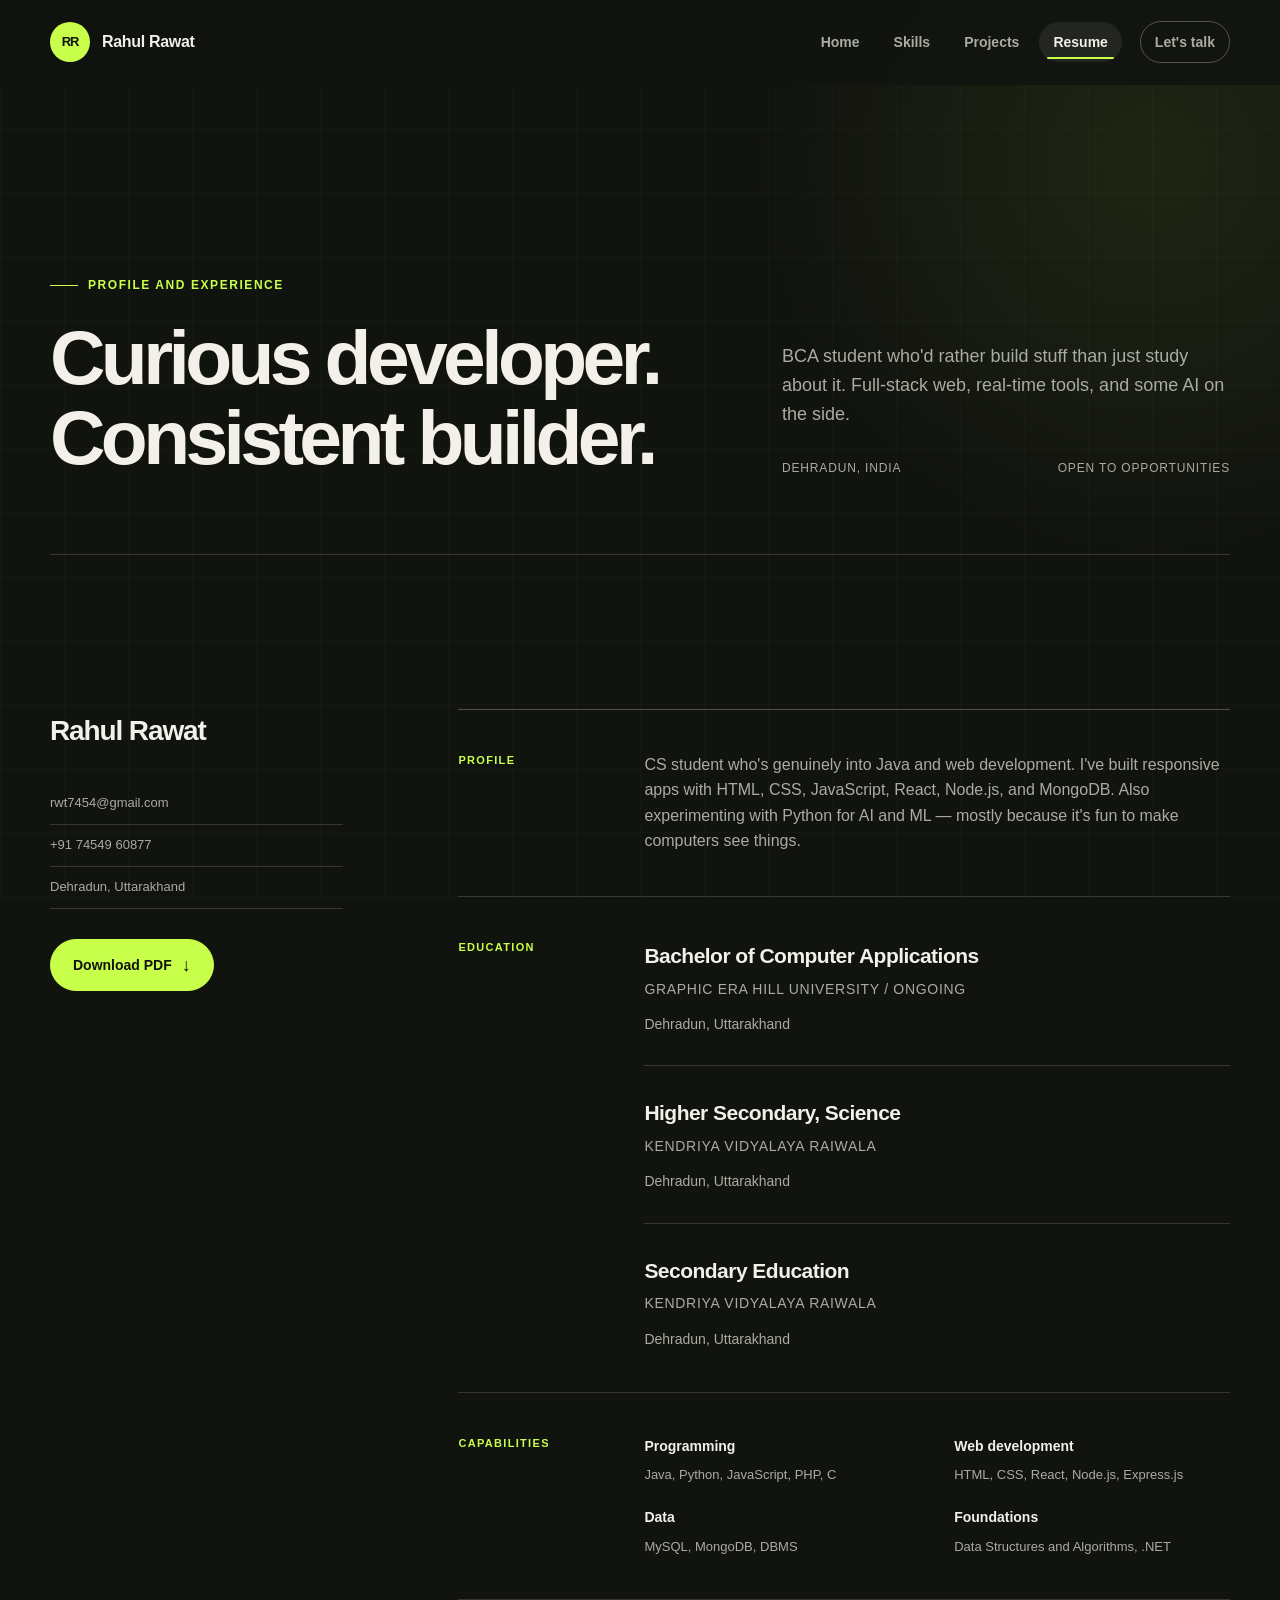
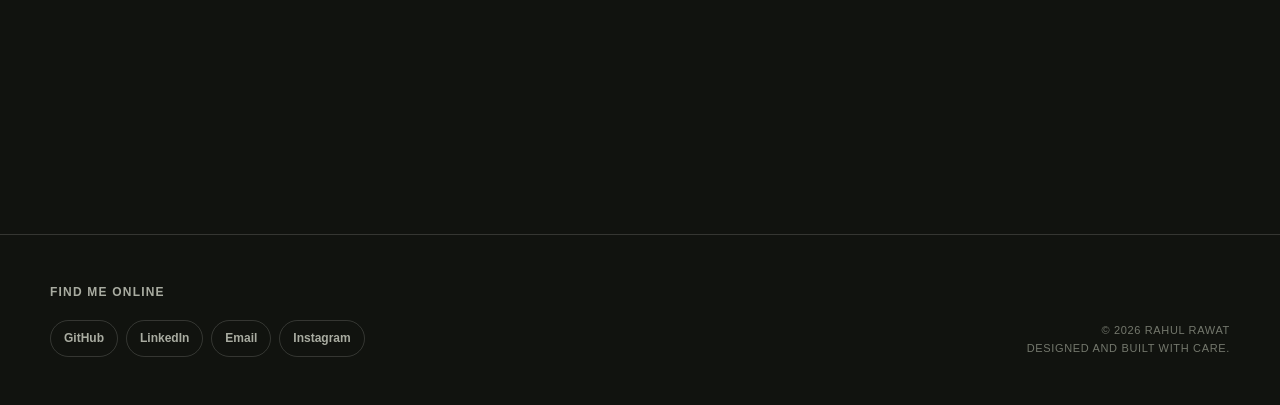
<file: Resume.html>
<!DOCTYPE html>
<html lang="en">
<head>
  <meta charset="UTF-8">
  <meta name="viewport" content="width=device-width, initial-scale=1.0">
  <meta name="description" content="Resume of Rahul Rawat — education, skills, and experience. BCA student and full-stack developer from Dehradun.">
  <title>Resume | Rahul Rawat</title>
  <link rel="stylesheet" href="Style.css">
</head>
<body>
  <a class="skip-link" href="#main-content">Skip to content</a>
  <header class="site-header">
    <nav class="navbar container" aria-label="Main navigation">
      <a class="brand" href="Index.html" aria-label="Rahul Rawat, home"><span class="brand-mark">RR</span><span class="brand-name">Rahul Rawat</span></a>
      <button class="menu-toggle" type="button" aria-expanded="false" aria-controls="nav-links" aria-label="Toggle navigation"><span></span></button>
      <div class="nav-links" id="nav-links">
        <a href="Index.html">Home</a><a href="skills.html">Skills</a><a href="Projects.html">Projects</a><a class="active" href="Resume.html" aria-current="page">Resume</a><a class="nav-cta" href="mailto:rwt7454@gmail.com">Let's talk</a>
      </div>
    </nav>
  </header>

  <main id="main-content">
    <section class="page-hero container">
      <div data-reveal><span class="eyebrow">Profile and experience</span><h1>Curious developer. Consistent builder.</h1></div>
      <div data-reveal><p class="page-hero-copy">BCA student who'd rather build stuff than just study about it. Full-stack web, real-time tools, and some AI on the side.</p><div class="page-hero-meta"><span>Dehradun, India</span><span>Open to opportunities</span></div></div>
    </section>

    <section class="section container">
      <div class="resume-layout">
        <aside class="resume-aside" data-reveal>
          <h2>Rahul Rawat</h2>
          <ul class="contact-list"><li><a href="mailto:rwt7454@gmail.com">rwt7454@gmail.com</a></li><li><a href="tel:+917454960877">+91 74549 60877</a></li><li>Dehradun, Uttarakhand</li></ul>
          <a class="button button-primary" href="./Images/Rahul_Rawat_Resume (2).pdf" download>Download PDF <span class="arrow" aria-hidden="true">&darr;</span></a>
        </aside>

        <div class="resume-main">
          <section class="resume-section" data-reveal><h2>Profile</h2><div class="resume-content"><p>CS student who's genuinely into Java and web development. I've built responsive apps with HTML, CSS, JavaScript, React, Node.js, and MongoDB. Also experimenting with Python for AI and ML — mostly because it's fun to make computers see things.</p></div></section>

          <section class="resume-section" data-reveal><h2>Education</h2><div class="resume-content">
            <article class="resume-item"><h3>Bachelor of Computer Applications</h3><p class="resume-item-meta">Graphic Era Hill University / Ongoing</p><p>Dehradun, Uttarakhand</p></article>
            <article class="resume-item"><h3>Higher Secondary, Science</h3><p class="resume-item-meta">Kendriya Vidyalaya Raiwala</p><p>Dehradun, Uttarakhand</p></article>
            <article class="resume-item"><h3>Secondary Education</h3><p class="resume-item-meta">Kendriya Vidyalaya Raiwala</p><p>Dehradun, Uttarakhand</p></article>
          </div></section>

          <section class="resume-section" data-reveal><h2>Capabilities</h2><div class="resume-skills">
            <div><h3>Programming</h3><p>Java, Python, JavaScript, PHP, C</p></div><div><h3>Web development</h3><p>HTML, CSS, React, Node.js, Express.js</p></div><div><h3>Data</h3><p>MySQL, MongoDB, DBMS</p></div><div><h3>Foundations</h3><p>Data Structures and Algorithms, .NET</p></div>
          </div></section>
        </div>
      </div>
    </section>
  </main>

  <footer class="site-footer"><div class="footer-inner container"><div><p class="footer-title">Find me online</p><div class="social-links"><a href="https://github.com/rahulrwt7454-dot" target="_blank" rel="noreferrer">GitHub</a><a href="https://www.linkedin.com/in/rahul-rawat-992863321/" target="_blank" rel="noreferrer">LinkedIn</a><a href="mailto:rwt7454@gmail.com">Email</a><a href="https://www.instagram.com/rahul.rwt.01" target="_blank" rel="noreferrer">Instagram</a></div></div><p class="copyright">&copy; <span data-year></span> Rahul Rawat<br>Designed and built with care.</p></div></footer>
  <script src="main.js"></script>
</body>
</html>
</file>
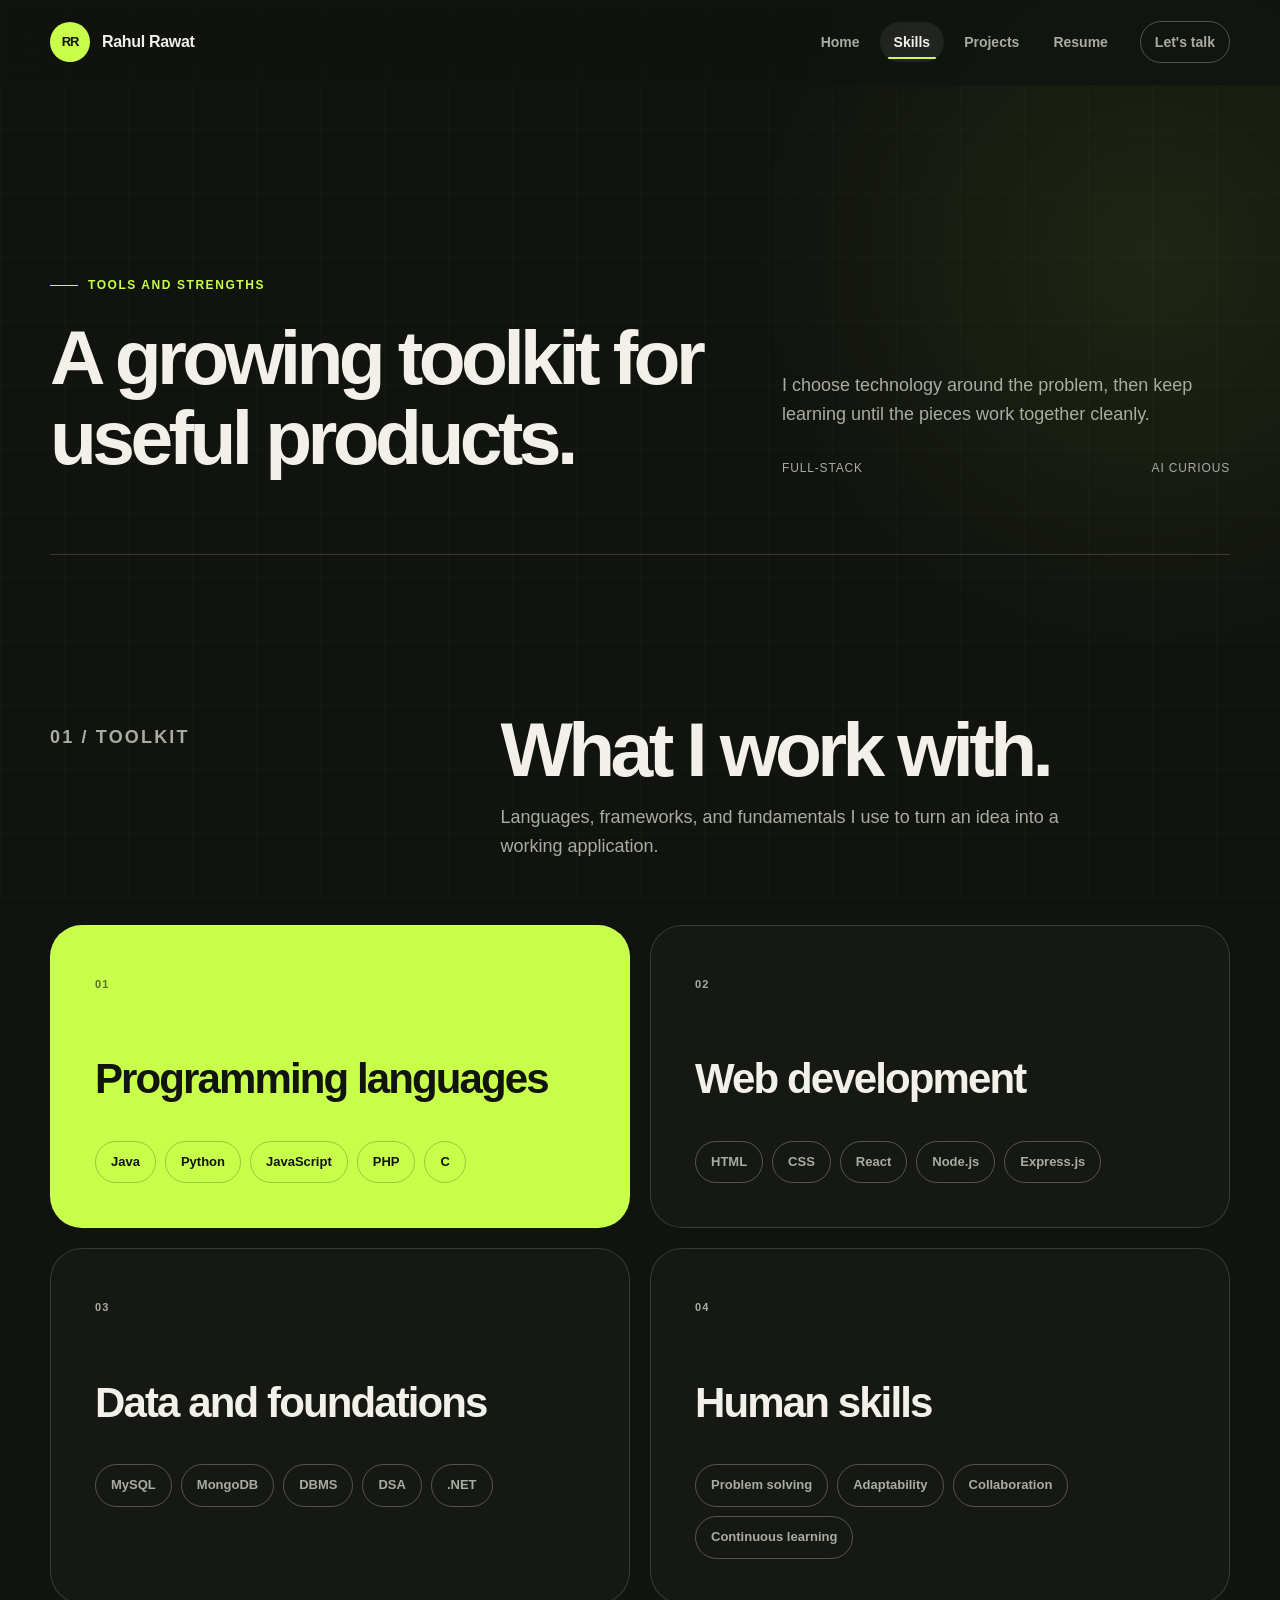
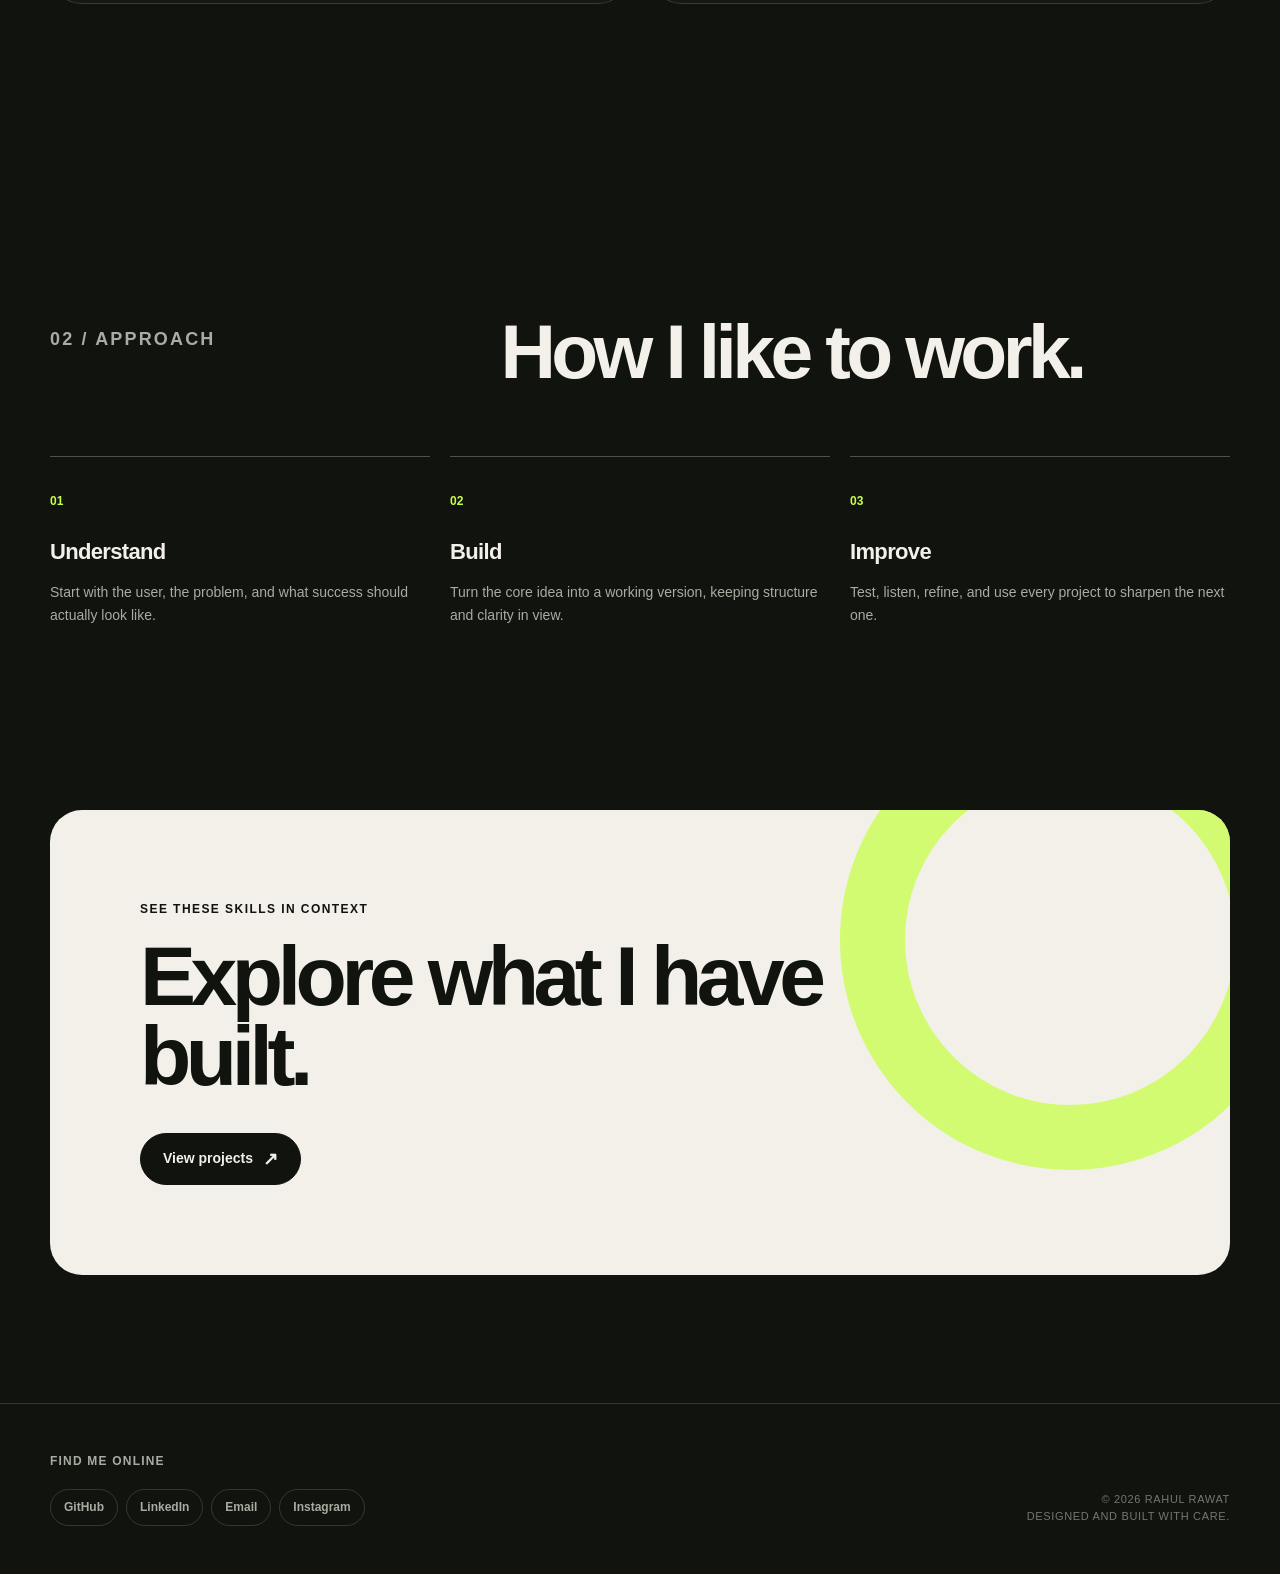
<file: skills.html>
<!DOCTYPE html>
<html lang="en">
<head>
  <meta charset="UTF-8">
  <meta name="viewport" content="width=device-width, initial-scale=1.0">
  <meta name="description" content="The technologies and working approach behind Rahul Rawat's projects.">
  <title>Skills | Rahul Rawat</title>
  <link rel="stylesheet" href="Style.css">
</head>
<body>
  <a class="skip-link" href="#main-content">Skip to content</a>
  <header class="site-header">
    <nav class="navbar container" aria-label="Main navigation">
      <a class="brand" href="Index.html" aria-label="Rahul Rawat, home"><span class="brand-mark">RR</span><span class="brand-name">Rahul Rawat</span></a>
      <button class="menu-toggle" type="button" aria-expanded="false" aria-controls="nav-links" aria-label="Toggle navigation"><span></span></button>
      <div class="nav-links" id="nav-links">
        <a href="Index.html">Home</a><a class="active" href="skills.html" aria-current="page">Skills</a><a href="Projects.html">Projects</a><a href="Resume.html">Resume</a><a class="nav-cta" href="mailto:rwt7454@gmail.com">Let's talk</a>
      </div>
    </nav>
  </header>

  <main id="main-content">
    <section class="page-hero container">
      <div data-reveal><span class="eyebrow">Tools and strengths</span><h1>A growing toolkit for useful products.</h1></div>
      <div data-reveal><p class="page-hero-copy">I choose technology around the problem, then keep learning until the pieces work together cleanly.</p><div class="page-hero-meta"><span>Full-stack</span><span>AI curious</span></div></div>
    </section>

    <section class="section container" aria-labelledby="skills-heading">
      <div class="section-heading" data-reveal><p class="section-kicker">01 / Toolkit</p><div><h2 id="skills-heading">What I work with.</h2><p>Languages, frameworks, and fundamentals I use to turn an idea into a working application.</p></div></div>
      <div class="skills-grid">
        <article class="skill-group" data-reveal><span class="skill-group-number">01</span><h2>Programming languages</h2><div class="skills"><span class="skill-pill">Java</span><span class="skill-pill">Python</span><span class="skill-pill">JavaScript</span><span class="skill-pill">PHP</span><span class="skill-pill">C</span></div></article>
        <article class="skill-group" data-reveal><span class="skill-group-number">02</span><h2>Web development</h2><div class="skills"><span class="skill-pill">HTML</span><span class="skill-pill">CSS</span><span class="skill-pill">React</span><span class="skill-pill">Node.js</span><span class="skill-pill">Express.js</span></div></article>
        <article class="skill-group" data-reveal><span class="skill-group-number">03</span><h2>Data and foundations</h2><div class="skills"><span class="skill-pill">MySQL</span><span class="skill-pill">MongoDB</span><span class="skill-pill">DBMS</span><span class="skill-pill">DSA</span><span class="skill-pill">.NET</span></div></article>
        <article class="skill-group" data-reveal><span class="skill-group-number">04</span><h2>Human skills</h2><div class="skills"><span class="skill-pill">Problem solving</span><span class="skill-pill">Adaptability</span><span class="skill-pill">Collaboration</span><span class="skill-pill">Continuous learning</span></div></article>
      </div>
    </section>

    <section class="section container" aria-labelledby="process-heading">
      <div class="section-heading" data-reveal><p class="section-kicker">02 / Approach</p><div><h2 id="process-heading">How I like to work.</h2></div></div>
      <div class="process-grid">
        <article class="process-card" data-reveal><span>01</span><h3>Understand</h3><p>Start with the user, the problem, and what success should actually look like.</p></article>
        <article class="process-card" data-reveal><span>02</span><h3>Build</h3><p>Turn the core idea into a working version, keeping structure and clarity in view.</p></article>
        <article class="process-card" data-reveal><span>03</span><h3>Improve</h3><p>Test, listen, refine, and use every project to sharpen the next one.</p></article>
      </div>
    </section>

    <section class="cta-section container" data-reveal><div class="cta-card"><p>See these skills in context</p><h2>Explore what I have built.</h2><a class="button" href="Projects.html">View projects <span class="arrow" aria-hidden="true">&nearr;</span></a></div></section>
  </main>

  <footer class="site-footer"><div class="footer-inner container"><div><p class="footer-title">Find me online</p><div class="social-links"><a href="https://github.com/rahulrwt7454-dot" target="_blank" rel="noreferrer">GitHub</a><a href="https://www.linkedin.com/in/rahul-rawat-992863321/" target="_blank" rel="noreferrer">LinkedIn</a><a href="mailto:rwt7454@gmail.com">Email</a><a href="https://www.instagram.com/rahul.rwt.01" target="_blank" rel="noreferrer">Instagram</a></div></div><p class="copyright">&copy; <span data-year></span> Rahul Rawat<br>Designed and built with care.</p></div></footer>
  <script src="main.js"></script>
</body>
</html>
</file>
<file: Style.css>
:root {
  --ink: #11130f;
  --ink-soft: #191c17;
  --paper: #f2f0e9;
  --paper-muted: #a9aca1;
  --line: rgba(242, 240, 233, 0.16);
  --line-strong: rgba(242, 240, 233, 0.28);
  --accent: #c8ff4a;
  --accent-soft: rgba(200, 255, 74, 0.13);
  --orange: #ff7043;
  --max-width: 1180px;
  --radius-lg: 32px;
  --radius-md: 20px;
  --radius-sm: 12px;
  --shadow: 0 30px 80px rgba(0, 0, 0, 0.28);
}

* {
  box-sizing: border-box;
  margin: 0;
  padding: 0;
}

html {
  scroll-behavior: smooth;
}

body {
  min-width: 320px;
  background:
    radial-gradient(circle at 90% 8%, rgba(200, 255, 74, 0.08), transparent 25rem),
    var(--ink);
  color: var(--paper);
  font-family: Inter, "Segoe UI", Helvetica, Arial, sans-serif;
  line-height: 1.6;
  overflow-x: hidden;
}

body::before {
  position: fixed;
  inset: 0;
  z-index: -1;
  background-image: linear-gradient(rgba(255, 255, 255, 0.018) 1px, transparent 1px),
    linear-gradient(90deg, rgba(255, 255, 255, 0.018) 1px, transparent 1px);
  background-size: 64px 64px;
  content: "";
  pointer-events: none;
  contain: strict;
}

img {
  display: block;
  max-width: 100%;
}

a {
  color: inherit;
}

button,
a {
  -webkit-tap-highlight-color: transparent;
}

button {
  color: inherit;
  font: inherit;
}

::selection {
  background: var(--accent);
  color: var(--ink);
}

:focus-visible {
  outline: 2px solid var(--accent);
  outline-offset: 4px;
}

.skip-link {
  position: fixed;
  top: 12px;
  left: 12px;
  z-index: 200;
  padding: 10px 16px;
  border-radius: 999px;
  background: var(--accent);
  color: var(--ink);
  font-weight: 800;
  text-decoration: none;
  transform: translateY(-160%);
  transition: transform 180ms ease;
}

.skip-link:focus {
  transform: translateY(0);
}

.container {
  width: min(calc(100% - 40px), var(--max-width));
  margin-inline: auto;
}

.site-header {
  position: sticky;
  top: 0;
  z-index: 100;
  border-bottom: 1px solid transparent;
  background: rgba(17, 19, 15, 0.8);
  backdrop-filter: blur(18px);
  transition: border-color 200ms ease;
}

.site-header.scrolled {
  border-color: var(--line);
}

.navbar {
  display: flex;
  min-height: 84px;
  align-items: center;
  justify-content: space-between;
}

.brand {
  display: inline-flex;
  align-items: center;
  gap: 12px;
  color: var(--paper);
  font-weight: 760;
  letter-spacing: -0.02em;
  text-decoration: none;
}

.brand-mark {
  display: grid;
  width: 40px;
  height: 40px;
  place-items: center;
  border-radius: 50%;
  background: var(--accent);
  color: var(--ink);
  font-size: 13px;
  font-weight: 900;
  letter-spacing: -0.08em;
}

.nav-links {
  display: flex;
  align-items: center;
  gap: 6px;
}

.nav-links a {
  position: relative;
  padding: 9px 14px;
  border-radius: 999px;
  color: var(--paper-muted);
  font-size: 14px;
  font-weight: 650;
  text-decoration: none;
  transition: background 180ms ease, color 180ms ease;
}

.nav-links a:hover,
.nav-links a.active {
  background: rgba(255, 255, 255, 0.07);
  color: var(--paper);
}

.nav-links a.active::after {
  position: absolute;
  right: 8px;
  bottom: 3px;
  left: 8px;
  height: 2px;
  border-radius: 999px;
  background: var(--accent);
  content: "";
}

.nav-cta {
  margin-left: 12px;
  border: 1px solid var(--line-strong);
}

.nav-cta:hover {
  border-color: var(--accent);
  background: var(--accent) !important;
  color: var(--ink) !important;
}

.menu-toggle {
  display: none;
  width: 44px;
  height: 44px;
  border: 1px solid var(--line);
  border-radius: 50%;
  background: transparent;
  cursor: pointer;
}

.menu-toggle span,
.menu-toggle::before,
.menu-toggle::after {
  display: block;
  width: 18px;
  height: 1.5px;
  margin: 4px auto;
  background: var(--paper);
  content: "";
  transition: transform 180ms ease, opacity 180ms ease;
}

.menu-toggle[aria-expanded="true"] span {
  opacity: 0;
}

.menu-toggle[aria-expanded="true"]::before {
  transform: translateY(5.5px) rotate(45deg);
}

.menu-toggle[aria-expanded="true"]::after {
  transform: translateY(-5.5px) rotate(-45deg);
}

.eyebrow {
  display: inline-flex;
  align-items: center;
  gap: 10px;
  color: var(--accent);
  font-size: 12px;
  font-weight: 800;
  letter-spacing: 0.13em;
  text-transform: uppercase;
}

.eyebrow::before {
  width: 28px;
  height: 1px;
  background: currentColor;
  content: "";
}

.hero {
  display: grid;
  min-height: calc(100vh - 84px);
  grid-template-columns: minmax(0, 1.18fr) minmax(340px, 0.82fr);
  align-items: center;
  gap: clamp(40px, 7vw, 100px);
  padding-block: 84px 100px;
}

.hero-copy h1 {
  max-width: 780px;
  margin-top: 24px;
  font-size: clamp(58px, 7.5vw, 112px);
  font-weight: 760;
  letter-spacing: -0.075em;
  line-height: 0.9;
}

.hero-copy h1 span {
  display: block;
  color: var(--paper-muted);
}

.hero-copy>p {
  max-width: 620px;
  margin-top: 30px;
  color: var(--paper-muted);
  font-size: clamp(17px, 1.6vw, 21px);
  line-height: 1.7;
}

.hero-actions {
  display: flex;
  flex-wrap: wrap;
  gap: 12px;
  margin-top: 36px;
}

.button {
  display: inline-flex;
  min-height: 52px;
  align-items: center;
  justify-content: center;
  gap: 10px;
  padding: 0 22px;
  border: 1px solid var(--line-strong);
  border-radius: 999px;
  font-size: 14px;
  font-weight: 800;
  text-decoration: none;
  transition: border-color 180ms ease, background 180ms ease, color 180ms ease,
    transform 180ms ease;
}

.button:hover {
  transform: translateY(-2px);
}

.button-primary {
  border-color: var(--accent);
  background: var(--accent);
  color: var(--ink);
}

.button-primary:hover {
  background: #d8ff7e;
}

.button-secondary:hover {
  border-color: var(--paper);
  background: var(--paper);
  color: var(--ink);
}

.arrow {
  font-size: 18px;
  line-height: 1;
}

.hero-stats {
  display: flex;
  gap: clamp(20px, 4vw, 44px);
  margin-top: 56px;
}

.stat strong {
  display: block;
  color: var(--paper);
  font-size: 18px;
  line-height: 1.2;
}

.stat span {
  color: var(--paper-muted);
  font-size: 12px;
  letter-spacing: 0.05em;
  text-transform: uppercase;
}

.hero-visual {
  position: relative;
  isolation: isolate;
}

.portrait-card {
  position: relative;
  overflow: hidden;
  aspect-ratio: 0.78;
  border: 1px solid var(--line-strong);
  border-radius: var(--radius-lg);
  background: var(--ink-soft);
  box-shadow: var(--shadow);
  transform: rotate(2deg);
}

.portrait-card::after {
  position: absolute;
  inset: 0;
  background: linear-gradient(180deg, transparent 52%, rgba(8, 9, 7, 0.86));
  content: "";
}

.portrait-card img {
  width: 100%;
  height: 100%;
  object-fit: cover;
  object-position: 58% center;
  filter: saturate(0.8) contrast(1.06);
  transition: filter 350ms ease, transform 700ms cubic-bezier(0.2, 0.8, 0.2, 1);
}

.portrait-card:hover img {
  filter: saturate(1) contrast(1.02);
  transform: scale(1.025);
}

.portrait-caption {
  position: absolute;
  right: 26px;
  bottom: 24px;
  left: 26px;
  z-index: 2;
  display: flex;
  align-items: center;
  justify-content: space-between;
  gap: 16px;
}

.portrait-caption p {
  color: var(--paper-muted);
  font-size: 12px;
  letter-spacing: 0.08em;
  text-transform: uppercase;
}

.portrait-caption strong {
  display: block;
  color: var(--paper);
  font-size: 16px;
}

.status-dot {
  width: 11px;
  height: 11px;
  border: 2px solid rgba(17, 19, 15, 0.7);
  border-radius: 50%;
  background: var(--accent);
  box-shadow: 0 0 0 6px rgba(200, 255, 74, 0.15);
}

.orbit-chip {
  position: absolute;
  z-index: 3;
  padding: 10px 15px;
  border: 1px solid var(--line-strong);
  border-radius: 999px;
  background: rgba(25, 28, 23, 0.92);
  box-shadow: 0 8px 20px rgba(0, 0, 0, 0.22);
  color: var(--paper);
  font-size: 12px;
  font-weight: 800;
}

.orbit-chip-one {
  top: 15%;
  left: -32px;
}

.orbit-chip-two {
  top: 42%;
  right: -34px;
}

.orbit-chip-three {
  bottom: 17%;
  left: -24px;
  color: var(--accent);
}

.orbit-chip {
  animation: chip-breathe 4s ease-in-out infinite;
}

.orbit-chip-two {
  animation-delay: 1.3s;
}

.orbit-chip-three {
  animation-delay: 2.7s;
}

@keyframes chip-breathe {

  0%,
  100% {
    transform: translateY(0);
    opacity: 1;
  }

  50% {
    transform: translateY(-6px);
    opacity: 0.85;
  }
}

/* ---------- Floating tech icons ---------- */

.float-icon {
  position: absolute;
  z-index: 4;
  border-radius: 14px;
  background: rgba(25, 28, 23, 0.88);
  border: 1px solid rgba(242, 240, 233, 0.12);
  box-shadow: 0 6px 20px rgba(0, 0, 0, 0.3);
  padding: 8px;
  pointer-events: none;
  will-change: transform;
  contain: layout style;
  transition: transform 0.2s ease-out;
}

.float-icon-1 {
  top: 6%;
  right: -18px;
  animation: float-bob 5.2s ease-in-out infinite;
}

.float-icon-2 {
  top: 28%;
  left: -40px;
  animation: float-bob 6.1s ease-in-out infinite 0.8s;
}

.float-icon-3 {
  bottom: 32%;
  right: -28px;
  animation: float-bob 4.7s ease-in-out infinite 1.6s;
}

.float-icon-4 {
  bottom: 8%;
  right: 15%;
  animation: float-bob 5.8s ease-in-out infinite 2.3s;
}

.float-icon-5 {
  top: 52%;
  left: -20px;
  animation: float-bob 5.4s ease-in-out infinite 0.4s;
}

.float-icon-6 {
  top: -8px;
  left: 20%;
  animation: float-bob 6.4s ease-in-out infinite 1.1s;
}

@keyframes float-bob {

  0%,
  100% {
    transform: translateY(0) translateZ(0);
  }

  50% {
    transform: translateY(-10px) translateZ(0);
  }
}

/* ---------- Education timeline ---------- */

.education-timeline {
  max-width: 740px;
  position: relative;
}

/* Single continuous vertical line connecting all dots */
.education-timeline::before {
  content: "";
  position: absolute;
  left: 13px;
  top: 10px;
  bottom: 0;
  width: 2px;
  background: var(--line-strong);
  z-index: 0;
}

/* Clip line to end at last dot */
.timeline-item:last-child .timeline-marker::after {
  content: "";
  position: absolute;
  top: 16px;
  left: 50%;
  bottom: -2px;
  width: 6px;
  transform: translateX(-50%);
  background: var(--ink);
  z-index: 1;
}

.timeline-item {
  display: grid;
  grid-template-columns: 28px 1fr;
  gap: 24px;
  padding-bottom: 40px;
  position: relative;
}

.timeline-item:last-child {
  padding-bottom: 0;
}

.timeline-marker {
  display: flex;
  align-items: flex-start;
  justify-content: center;
  padding-top: 4px;
  position: relative;
  z-index: 1;
}

.timeline-dot {
  width: 12px;
  height: 12px;
  border-radius: 50%;
  border: 2px solid var(--line-strong);
  background: var(--ink);
  flex-shrink: 0;
}

.timeline-dot.active-dot {
  border-color: var(--accent);
  background: var(--accent);
  box-shadow: 0 0 0 5px rgba(200, 255, 74, 0.15);
}

.timeline-content h3 {
  font-size: 21px;
  font-weight: 680;
  letter-spacing: -0.025em;
}

.timeline-badge {
  display: inline-block;
  padding: 4px 12px;
  border-radius: 999px;
  background: var(--accent);
  color: var(--ink);
  font-size: 10px;
  font-weight: 850;
  letter-spacing: 0.08em;
  text-transform: uppercase;
  margin-bottom: 10px;
}

.timeline-meta {
  margin-top: 4px;
  color: var(--paper-muted);
  font-size: 13px;
  letter-spacing: 0.04em;
}

.timeline-desc {
  margin-top: 10px;
  color: var(--paper-muted);
  font-size: 14px;
  line-height: 1.65;
}

/* ---------- Skills snapshot ---------- */

.skills-snapshot-grid {
  display: grid;
  grid-template-columns: repeat(2, 1fr);
  gap: 28px 40px;
}

.snapshot-group h3 {
  font-size: 12px;
  font-weight: 800;
  letter-spacing: 0.1em;
  text-transform: uppercase;
  color: var(--accent);
  margin-bottom: 16px;
}

.snapshot-pills {
  display: flex;
  flex-wrap: wrap;
  gap: 8px;
}

.snapshot-pill {
  padding: 9px 14px;
  border: 1px solid var(--line-strong);
  border-radius: 999px;
  color: var(--paper-muted);
  font-size: 13px;
  font-weight: 650;
  transition: border-color 200ms ease, color 200ms ease, background 200ms ease;
}

.snapshot-pill:hover {
  border-color: var(--accent);
  color: var(--paper);
  background: rgba(200, 255, 74, 0.07);
}


.tech-strip {
  overflow: hidden;
  border-block: 1px solid var(--line);
}

.tech-strip-inner {
  display: flex;
  width: max-content;
  align-items: center;
  animation: marquee 28s linear infinite;
}

.tech-strip-list {
  display: flex;
  align-items: center;
  gap: 34px;
  padding: 20px 17px;
  color: var(--paper-muted);
  font-size: 13px;
  font-weight: 750;
  letter-spacing: 0.09em;
  text-transform: uppercase;
}

.tech-strip-list span::after {
  margin-left: 34px;
  color: var(--accent);
  content: "+";
}

@keyframes marquee {
  to {
    transform: translateX(-50%);
  }
}

.section {
  padding-block: clamp(96px, 12vw, 160px);
}

.section-heading {
  display: grid;
  grid-template-columns: 0.72fr 1.28fr;
  gap: 40px;
  margin-bottom: 64px;
}

.section-heading h2,
.page-hero h1 {
  font-size: clamp(42px, 6vw, 78px);
  font-weight: 720;
  letter-spacing: -0.06em;
  line-height: 1.05;
}

.section-heading p {
  max-width: 620px;
  color: var(--paper-muted);
  font-size: 18px;
  margin-top: 14px;
}

.section-kicker {
  color: var(--paper-muted);
  font-size: 12px;
  font-weight: 800;
  letter-spacing: 0.12em;
  text-transform: uppercase;
}

.about-grid {
  display: grid;
  grid-template-columns: 1.35fr 0.65fr;
  gap: 20px;
}

.about-card,
.principles-card {
  border: 1px solid var(--line);
  border-radius: var(--radius-lg);
  background: rgba(255, 255, 255, 0.025);
}

.about-card {
  padding: clamp(30px, 5vw, 64px);
}

.about-card p {
  max-width: 780px;
  font-size: clamp(24px, 3vw, 40px);
  font-weight: 580;
  letter-spacing: -0.035em;
  line-height: 1.35;
}

.about-card p span {
  color: var(--paper-muted);
}

.principles-card {
  display: flex;
  flex-direction: column;
  gap: 28px;
  padding: 32px;
  background: var(--accent);
  color: var(--ink);
}

.principles-card h3 {
  font-size: 13px;
  letter-spacing: 0.1em;
  text-transform: uppercase;
}

.principles-list {
  list-style: none;
}

.principles-list li {
  display: flex;
  align-items: center;
  gap: 14px;
  padding-block: 13px;
  border-bottom: 1px solid rgba(17, 19, 15, 0.2);
  font-size: 17px;
  font-weight: 750;
}

.principles-list span {
  font-size: 11px;
  opacity: 0.58;
}

.projects-list {
  border-top: 1px solid var(--line);
}

.project-row {
  display: grid;
  grid-template-columns: 70px minmax(220px, 0.72fr) minmax(300px, 1fr) auto;
  align-items: center;
  gap: 30px;
  padding: 32px 10px;
  border-bottom: 1px solid var(--line);
  text-decoration: none;
  transition: background 200ms ease, padding 200ms ease;
}

.project-row:hover {
  padding-inline: 22px;
  background: rgba(255, 255, 255, 0.035);
}

.project-number {
  color: var(--accent);
  font-size: 12px;
  font-weight: 800;
  letter-spacing: 0.1em;
}

.project-row h3 {
  font-size: clamp(21px, 2.3vw, 30px);
  font-weight: 680;
  letter-spacing: -0.035em;
  line-height: 1.15;
}

.project-row p {
  color: var(--paper-muted);
  font-size: 14px;
}

.project-tags {
  display: flex;
  flex-wrap: wrap;
  gap: 7px;
  margin-top: 14px;
}

.tag {
  padding: 5px 10px;
  border: 1px solid var(--line);
  border-radius: 999px;
  color: var(--paper-muted);
  font-size: 10px;
  font-weight: 750;
  letter-spacing: 0.06em;
  text-transform: uppercase;
}

.project-arrow {
  display: grid;
  width: 44px;
  height: 44px;
  place-items: center;
  border: 1px solid var(--line);
  border-radius: 50%;
  font-size: 19px;
  transition: background 180ms ease, color 180ms ease, transform 180ms ease;
}

.project-row:hover .project-arrow {
  background: var(--accent);
  color: var(--ink);
  transform: rotate(45deg);
}

.project-row[href]:hover .project-arrow {
  transform: translate(2px, -2px);
}

.section-footer {
  margin-top: 34px;
  text-align: right;
}

.cta-section {
  padding-bottom: 48px;
}

.cta-card {
  position: relative;
  overflow: hidden;
  padding: clamp(40px, 8vw, 90px);
  border-radius: var(--radius-lg);
  background: var(--paper);
  color: var(--ink);
}

.cta-card::after {
  position: absolute;
  top: -100px;
  right: -70px;
  width: 330px;
  height: 330px;
  border: 65px solid var(--accent);
  border-radius: 50%;
  content: "";
  opacity: 0.75;
}

.cta-card p {
  margin-bottom: 18px;
  font-size: 12px;
  font-weight: 850;
  letter-spacing: 0.12em;
  text-transform: uppercase;
}

.cta-card h2 {
  position: relative;
  z-index: 1;
  max-width: 760px;
  font-size: clamp(42px, 7vw, 84px);
  font-weight: 760;
  letter-spacing: -0.065em;
  line-height: 0.95;
}

.cta-card .button {
  position: relative;
  z-index: 1;
  margin-top: 36px;
  border-color: var(--ink);
  background: var(--ink);
  color: var(--paper);
}

.page-hero {
  display: grid;
  min-height: 470px;
  grid-template-columns: 1.2fr 0.8fr;
  align-items: end;
  gap: 60px;
  padding-block: 100px 76px;
  border-bottom: 1px solid var(--line);
}

.page-hero h1 {
  max-width: 720px;
  margin-top: 22px;
}

.page-hero-copy {
  max-width: 520px;
  color: var(--paper-muted);
  font-size: 18px;
}

.page-hero-meta {
  display: flex;
  justify-content: space-between;
  gap: 20px;
  margin-top: 30px;
  color: var(--paper-muted);
  font-size: 12px;
  letter-spacing: 0.07em;
  text-transform: uppercase;
}

.projects-grid {
  display: grid;
  grid-template-columns: repeat(2, minmax(0, 1fr));
  gap: 20px;
}

.project-card {
  display: flex;
  min-height: 400px;
  flex-direction: column;
  padding: clamp(26px, 4vw, 42px);
  border: 1px solid var(--line);
  border-radius: var(--radius-lg);
  background: rgba(255, 255, 255, 0.025);
  transition: border-color 220ms ease, background 220ms ease, transform 220ms ease;
}

.project-card:nth-child(2),
.project-card:nth-child(3) {
  background: var(--paper);
  color: var(--ink);
}

.project-card:hover {
  border-color: var(--accent);
  transform: translateY(-6px);
}

.project-card-top {
  display: flex;
  align-items: center;
  justify-content: space-between;
}

.project-type {
  color: var(--paper-muted);
  font-size: 11px;
  font-weight: 850;
  letter-spacing: 0.12em;
  text-transform: uppercase;
}

.project-card:nth-child(2) .project-type,
.project-card:nth-child(3) .project-type {
  color: #65685f;
}

.project-card h2 {
  max-width: 500px;
  margin-top: auto;
  font-size: clamp(30px, 4vw, 48px);
  font-weight: 700;
  letter-spacing: -0.055em;
  line-height: 1;
}

.project-card p {
  margin-top: 22px;
  color: var(--paper-muted);
  font-size: 15px;
}

.project-card:nth-child(2) p,
.project-card:nth-child(3) p {
  color: #62655d;
}

.project-card .project-tags {
  margin-top: 28px;
}

.project-live-link {
  display: inline-flex;
  align-self: flex-start;
  align-items: center;
  gap: 8px;
  margin-top: 22px;
  padding: 9px 14px;
  border: 1px solid var(--line-strong);
  border-radius: 999px;
  color: var(--paper);
  font-size: 12px;
  font-weight: 800;
  text-decoration: none;
  transition: border-color 180ms ease, background 180ms ease, color 180ms ease;
}

.project-live-link:hover {
  border-color: var(--accent);
  background: var(--accent);
  color: var(--ink);
}

.project-card:nth-child(2) .tag,
.project-card:nth-child(3) .tag {
  border-color: rgba(17, 19, 15, 0.18);
  color: #565950;
}

.project-card:nth-child(2) .project-live-link,
.project-card:nth-child(3) .project-live-link {
  border-color: rgba(17, 19, 15, 0.25);
  color: var(--ink);
}

.project-card-index {
  display: grid;
  width: 38px;
  height: 38px;
  place-items: center;
  border: 1px solid currentColor;
  border-radius: 50%;
  color: var(--accent);
  font-size: 11px;
  font-weight: 850;
}

.project-card:nth-child(2) .project-card-index,
.project-card:nth-child(3) .project-card-index {
  color: var(--ink);
}

.skills-grid {
  display: grid;
  grid-template-columns: repeat(2, minmax(0, 1fr));
  gap: 20px;
}

.skill-group {
  padding: clamp(28px, 4vw, 44px);
  border: 1px solid var(--line);
  border-radius: var(--radius-lg);
  background: rgba(255, 255, 255, 0.025);
}

.skill-group:first-child {
  background: var(--accent);
  color: var(--ink);
}

.skill-group-number {
  color: var(--paper-muted);
  font-size: 11px;
  font-weight: 800;
  letter-spacing: 0.1em;
}

.skill-group:first-child .skill-group-number {
  color: rgba(17, 19, 15, 0.6);
}

.skill-group h2 {
  margin-block: 50px 28px;
  font-size: clamp(28px, 3.4vw, 42px);
  font-weight: 690;
  letter-spacing: -0.045em;
}

.skills {
  display: flex;
  flex-wrap: wrap;
  gap: 9px;
}

.skill-pill {
  padding: 10px 15px;
  border: 1px solid var(--line-strong);
  border-radius: 999px;
  color: var(--paper-muted);
  font-size: 13px;
  font-weight: 700;
}

.skill-group:first-child .skill-pill {
  border-color: rgba(17, 19, 15, 0.23);
  color: var(--ink);
}

.process-grid {
  display: grid;
  grid-template-columns: repeat(3, 1fr);
  gap: 20px;
}

.process-card {
  padding: 30px 0;
  border-top: 1px solid var(--line-strong);
}

.process-card span {
  color: var(--accent);
  font-size: 12px;
  font-weight: 800;
}

.process-card h3 {
  margin-block: 22px 12px;
  font-size: 22px;
  letter-spacing: -0.03em;
}

.process-card p {
  color: var(--paper-muted);
  font-size: 14px;
}

.resume-layout {
  display: grid;
  grid-template-columns: 0.38fr 1fr;
  gap: clamp(40px, 9vw, 120px);
}

.resume-aside {
  align-self: start;
  position: sticky;
  top: 120px;
}

.resume-aside h2 {
  font-size: 28px;
  letter-spacing: -0.04em;
}

.contact-list {
  margin-block: 30px;
  list-style: none;
}

.contact-list li {
  padding-block: 10px;
  border-bottom: 1px solid var(--line);
  color: var(--paper-muted);
  font-size: 13px;
}

.contact-list a {
  text-decoration: none;
}

.contact-list a:hover {
  color: var(--accent);
}

.resume-main {
  border-top: 1px solid var(--line-strong);
}

.resume-section {
  display: grid;
  grid-template-columns: 150px 1fr;
  gap: 36px;
  padding-block: 42px;
  border-bottom: 1px solid var(--line);
}

.resume-section h2 {
  color: var(--accent);
  font-size: 11px;
  font-weight: 850;
  letter-spacing: 0.12em;
  text-transform: uppercase;
}

.resume-content>p {
  color: var(--paper-muted);
  font-size: 16px;
}

.resume-item+.resume-item {
  margin-top: 30px;
  padding-top: 30px;
  border-top: 1px solid var(--line);
}

.resume-item h3 {
  font-size: 21px;
  letter-spacing: -0.025em;
}

.resume-item-meta {
  margin-block: 5px 13px;
  color: var(--paper-muted);
  font-size: 12px;
  letter-spacing: 0.05em;
  text-transform: uppercase;
}

.resume-item p {
  color: var(--paper-muted);
  font-size: 14px;
}

.resume-skills {
  display: grid;
  grid-template-columns: repeat(2, minmax(0, 1fr));
  gap: 20px 34px;
}

.resume-skills h3 {
  margin-bottom: 8px;
  font-size: 14px;
}

.resume-skills p {
  color: var(--paper-muted);
  font-size: 13px;
}

.site-footer {
  margin-top: 80px;
  border-top: 1px solid var(--line);
}

.footer-inner {
  display: grid;
  grid-template-columns: 1fr auto;
  align-items: end;
  gap: 30px;
  padding-block: 48px;
}

.footer-title {
  color: var(--paper-muted);
  font-size: 12px;
  font-weight: 800;
  letter-spacing: 0.1em;
  text-transform: uppercase;
}

.social-links {
  display: flex;
  flex-wrap: wrap;
  gap: 8px;
  margin-top: 18px;
}

.social-links a {
  padding: 8px 13px;
  border: 1px solid var(--line);
  border-radius: 999px;
  color: var(--paper-muted);
  font-size: 12px;
  font-weight: 700;
  text-decoration: none;
  transition: border-color 180ms ease, color 180ms ease;
}

.social-links a:hover {
  border-color: var(--accent);
  color: var(--accent);
}

.copyright {
  color: #74786d;
  font-size: 11px;
  letter-spacing: 0.06em;
  text-align: right;
  text-transform: uppercase;
}

[data-reveal] {
  opacity: 0;
  transform: translateY(24px);
  transition: opacity 650ms ease, transform 650ms cubic-bezier(0.2, 0.8, 0.2, 1);
}

[data-reveal].revealed {
  opacity: 1;
  transform: translateY(0);
}

@media (max-width: 900px) {
  .hero {
    min-height: auto;
    grid-template-columns: 1fr;
    padding-top: 70px;
  }

  .hero-copy h1 {
    max-width: 700px;
  }

  .hero-visual {
    width: min(80%, 520px);
    margin-inline: auto;
  }

  .section-heading,
  .page-hero {
    grid-template-columns: 1fr;
  }

  .page-hero {
    gap: 28px;
  }

  .about-grid,
  .resume-layout {
    grid-template-columns: 1fr;
  }

  .principles-card {
    min-height: 360px;
  }

  .project-row {
    grid-template-columns: 50px 0.8fr 1fr auto;
    gap: 20px;
  }

  .resume-aside {
    position: static;
  }

  .float-icon-5,
  .float-icon-6 {
    display: none;
  }
}

@media (max-width: 720px) {
  .container {
    width: min(calc(100% - 28px), var(--max-width));
  }

  .navbar {
    min-height: 72px;
  }

  .brand-name {
    display: none;
  }

  .menu-toggle {
    display: block;
  }

  .nav-links {
    position: absolute;
    top: calc(100% + 1px);
    right: 14px;
    left: 14px;
    display: grid;
    padding: 14px;
    border: 1px solid var(--line);
    border-radius: var(--radius-md);
    background: rgba(25, 28, 23, 0.98);
    box-shadow: var(--shadow);
    opacity: 0;
    pointer-events: none;
    transform: translateY(-10px);
    transition: opacity 180ms ease, transform 180ms ease;
  }

  .nav-links.open {
    opacity: 1;
    pointer-events: auto;
    transform: translateY(0);
  }

  .nav-links a {
    padding: 12px 14px;
  }

  .nav-cta {
    margin: 4px 0 0;
    text-align: center;
  }

  .hero {
    gap: 64px;
    padding-block: 60px 80px;
  }

  .hero-copy h1 {
    font-size: clamp(52px, 16vw, 78px);
  }

  .hero-copy>p {
    font-size: 16px;
  }

  .hero-stats {
    gap: 18px;
    margin-top: 44px;
  }

  .stat strong {
    font-size: 15px;
  }

  .stat span {
    font-size: 9px;
  }

  .hero-visual {
    width: calc(100% - 26px);
  }

  .orbit-chip-one {
    left: -16px;
  }

  .orbit-chip-two {
    right: -16px;
  }

  .section {
    padding-block: 88px;
  }

  .section-heading {
    gap: 22px;
    margin-bottom: 42px;
  }

  .section-heading p {
    font-size: 16px;
  }

  .about-card,
  .principles-card,
  .cta-card,
  .project-card,
  .skill-group {
    border-radius: 24px;
  }

  .project-row {
    grid-template-columns: 42px 1fr auto;
    gap: 12px;
    padding-block: 26px;
  }

  .project-row>div:nth-child(3) {
    grid-column: 2 / -1;
  }

  .project-row p {
    font-size: 13px;
  }

  .projects-grid,
  .skills-grid,
  .process-grid {
    grid-template-columns: 1fr;
  }

  .project-card {
    min-height: 360px;
  }

  .skill-group:first-child {
    grid-row: auto;
  }

  .page-hero {
    min-height: auto;
    padding-block: 80px 56px;
  }

  .page-hero h1 {
    font-size: clamp(48px, 14vw, 68px);
  }

  .page-hero-meta {
    justify-content: flex-start;
  }

  .resume-section {
    grid-template-columns: 1fr;
    gap: 18px;
  }

  .resume-skills {
    grid-template-columns: 1fr;
  }

  .skills-snapshot-grid {
    grid-template-columns: 1fr;
  }

  .float-icon {
    display: none;
  }

  .footer-inner {
    grid-template-columns: 1fr;
  }

  .copyright {
    text-align: left;
  }

  .cta-card::after {
    top: auto;
    right: -100px;
    bottom: -150px;
  }
}

@media (prefers-reduced-motion: reduce) {
  html {
    scroll-behavior: auto;
  }

  *,
  *::before,
  *::after {
    animation-duration: 0.01ms !important;
    animation-iteration-count: 1 !important;
    scroll-behavior: auto !important;
    transition-duration: 0.01ms !important;
  }

  [data-reveal] {
    opacity: 1;
    transform: none;
  }
}
</file>
